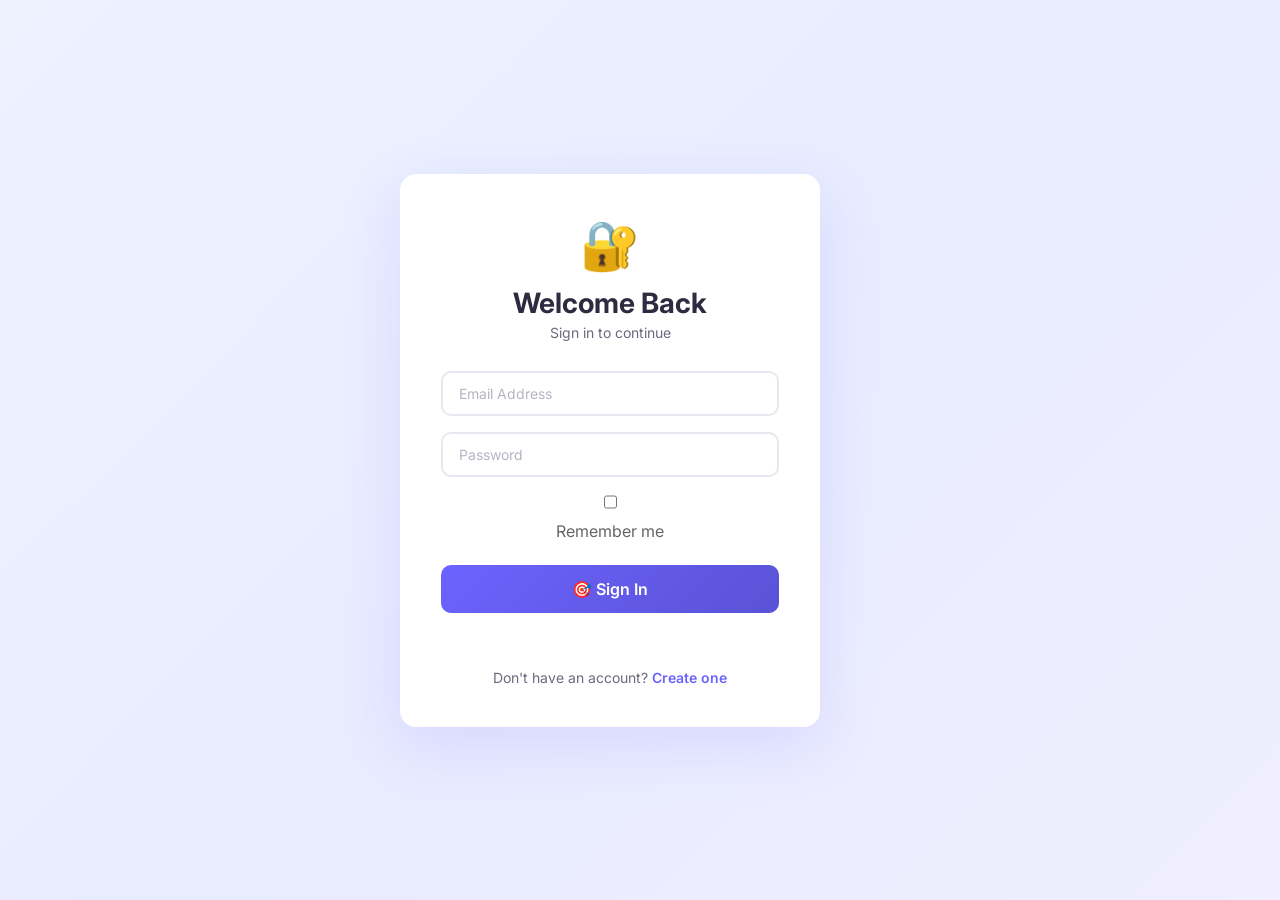
<file: index.html>
<!DOCTYPE html>
<html lang="fr">
<head>
  <meta charset="UTF-8">
  <meta name="viewport" content="width=device-width, initial-scale=1.0, maximum-scale=1.0, user-scalable=yes">
  <title>Dashboard</title>
  <link rel="stylesheet" href="css/style.css">
  <link rel="stylesheet" href="css/dashboard.css">
  <link href="https://fonts.googleapis.com/css2?family=Inter:wght@300;400;500;600;700&display=swap" rel="stylesheet">
  <link rel="stylesheet" href="https://cdnjs.cloudflare.com/ajax/libs/font-awesome/6.5.0/css/all.min.css">
</head>
<body>

  <!-- Mobile Menu Overlay -->
  <div class="mobile-overlay" id="mobileOverlay"></div>

  <header class="dash-header">
    <div class="dash-header-left">
      <button class="mobile-menu-toggle" id="mobileMenuToggle" aria-label="Toggle menu">
        <i class="fas fa-bars"></i>
      </button>
      <span class="dash-logo">🎯</span>
      <h1>Dashboard</h1>
    </div>
    <div class="dash-header-right">
      <div id="userInfo" class="dash-user-badge">
        <img src="https://i.pravatar.cc/150" alt="User" id="userAvatar">
        <span id="userName">Loading...</span>
      </div>
      <button id="logoutBtn" class="dash-logout" aria-label="Logout">
        <i class="fas fa-sign-out-alt"></i>
      </button>
    </div>
  </header>

  <nav id="navBar" class="dash-nav">
    <!-- Navigation will be injected here -->
  </nav>

  <main id="content" class="dash-content">
    <div class="loading-spinner">
      <i class="fas fa-spinner fa-spin"></i> Loading...
    </div>
  </main>

  <!-- Mobile Bottom Navigation -->
  <nav class="mobile-bottom-nav" id="mobileBottomNav">
    <!-- Will be injected by JS -->
  </nav>

  <footer class="dash-footer">
    <p>📍 Rabat, Maroc</p>
    <div class="dash-footer-links">
      <a href="#"><i class="fab fa-facebook"></i></a>
      <a href="#"><i class="fab fa-instagram"></i></a>
      <a href="#"><i class="fab fa-linkedin"></i></a>
    </div>
    <p style="margin-top:0.5rem;font-size:0.8rem;">&copy; 2024 - Tous droits réservés</p>
  </footer>

  <script src="js/layout.js"></script>
</body>
</html>
</file>
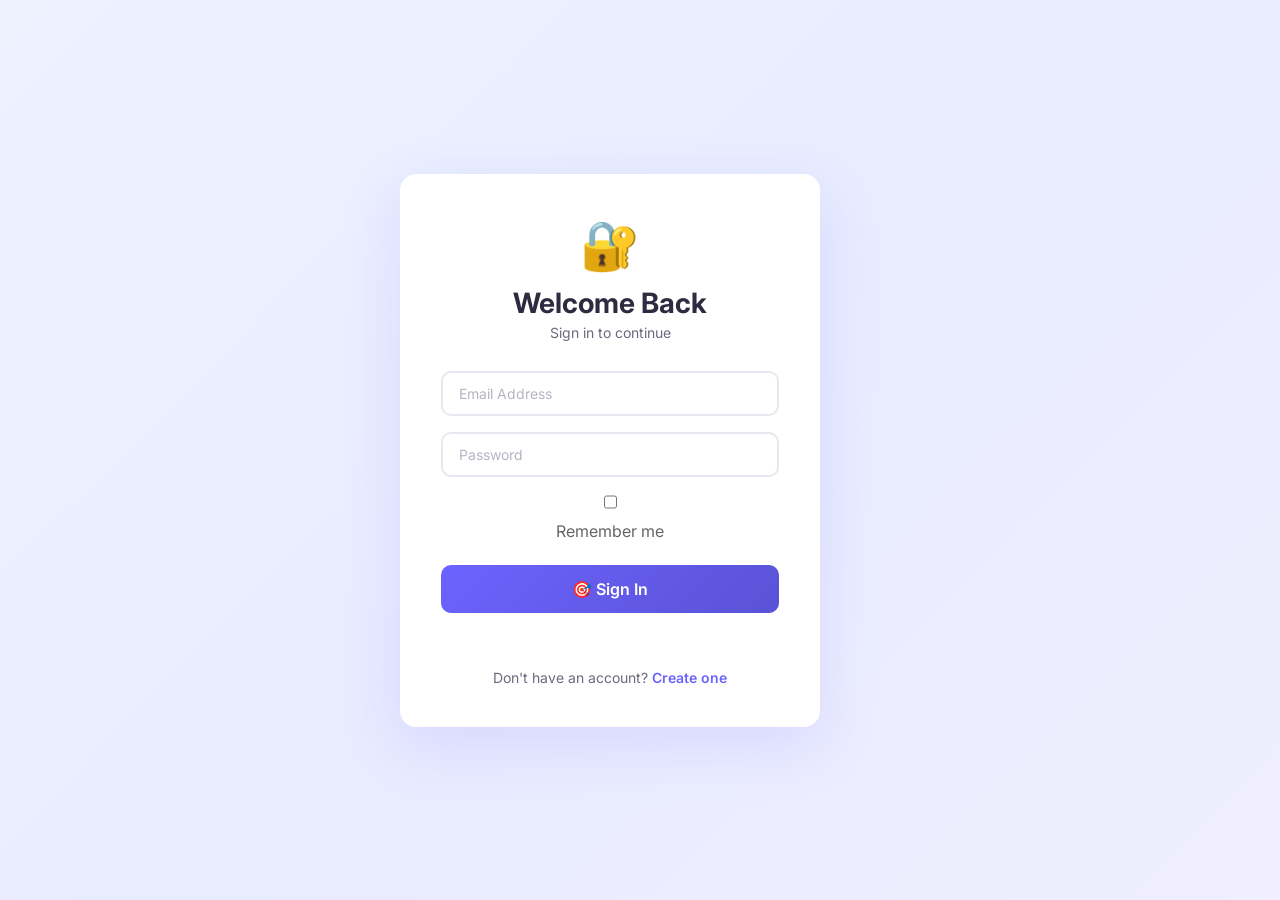
<file: login.html>
<!DOCTYPE html>
<html lang="en">
<head>
  <meta charset="UTF-8">
  <meta name="viewport" content="width=device-width, initial-scale=1.0">
  <title>Welcome Back</title>
  <link rel="stylesheet" href="css/style.css">
  <link href="https://fonts.googleapis.com/css2?family=Inter:wght@300;400;500;600;700&display=swap" rel="stylesheet">
</head>
<body>

<div class="auth-container">
  <div class="auth-card login-card">
    <div class="auth-header">
      <div class="auth-logo">🔐</div>
      <h2>Welcome Back</h2>
      <p>Sign in to continue</p>
    </div>

    <form id="loginForm" class="auth-form">
      <div class="form-group full-width">
        <input type="email" id="email" placeholder="Email Address" class="auth-input" required>
      </div>

      <div class="form-group full-width">
        <input type="password" id="password" placeholder="Password" class="auth-input" required>
      </div>

      <div class="form-group full-width" style="display:flex;align-items:center;gap:10px;">
        <input type="checkbox" id="remember" style="width:auto;height:18px;cursor:pointer;">
        <label for="remember" style="cursor:pointer;color:#666;">Remember me</label>
      </div>

      <button type="submit" id="loginBtn" class="auth-btn">🎯 Sign In</button>

      <ul id="errorList" class="error-list"></ul>

      <p class="auth-footer">
        Don't have an account? <a href="register.html">Create one</a>
      </p>
    </form>
  </div>
</div>

<script src="js/auth.js"></script>
</body>
</html>
</file>
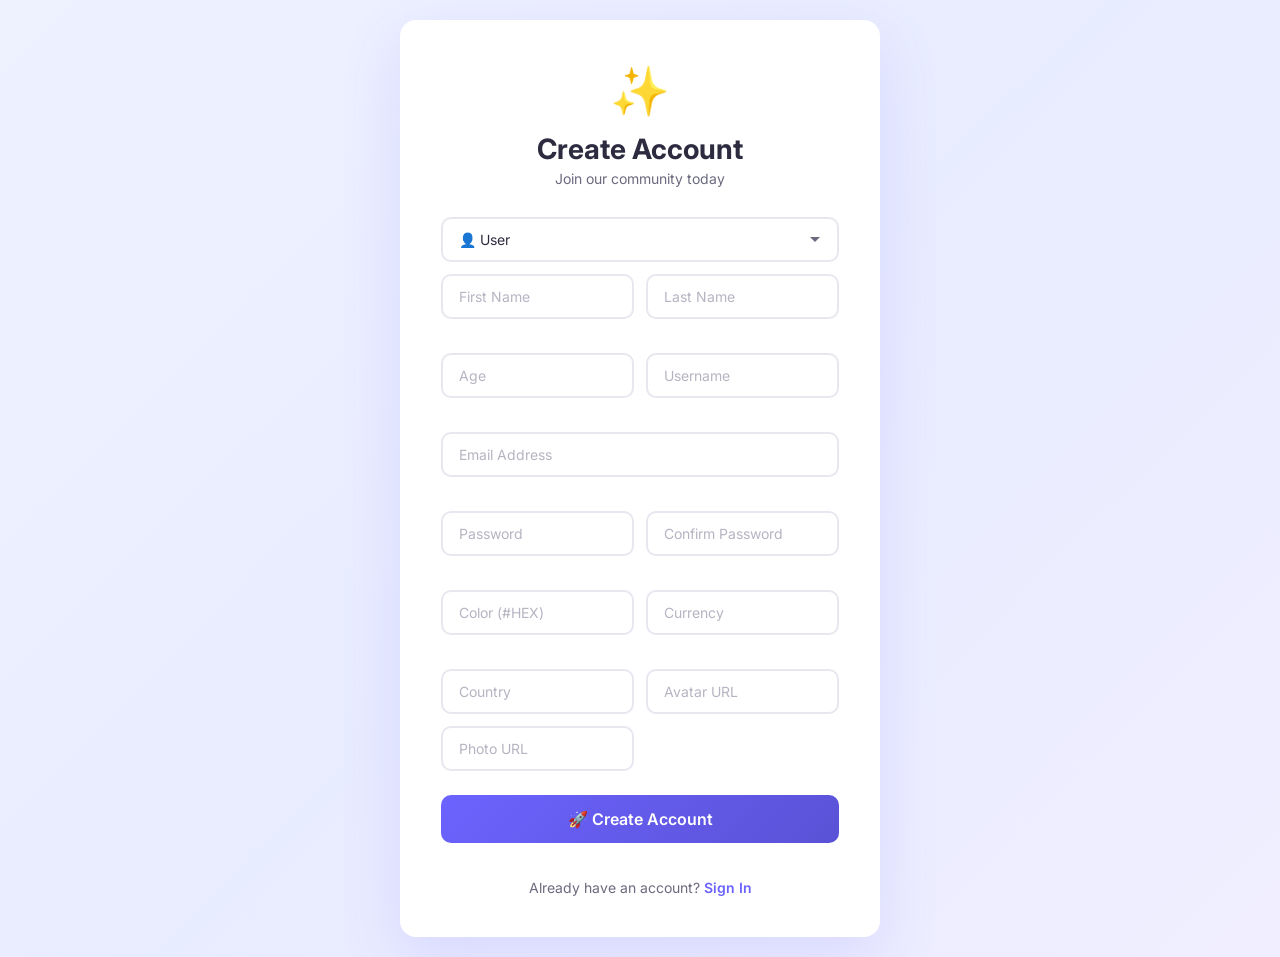
<file: register.html>
<!DOCTYPE html>
<html lang="en">
<head>
  <meta charset="UTF-8">
  <meta name="viewport" content="width=device-width, initial-scale=1.0">
  <title>Create Account</title>
  <link rel="stylesheet" href="css/style.css">
  <link href="https://fonts.googleapis.com/css2?family=Inter:wght@300;400;500;600;700&display=swap" rel="stylesheet">
</head>
<body>

<div class="auth-container">
  <div class="auth-card">
    <div class="auth-header">
      <div class="auth-logo">✨</div>
      <h2>Create Account</h2>
      <p>Join our community today</p>
    </div>

    <form id="registerForm" class="auth-form">
      <div class="form-grid">
        <div class="form-group full-width">
          <select id="admin" class="auth-select">
            <option value="false">👤 User</option>
            <option value="true">🛡️ Admin</option>
          </select>
        </div>

        <div class="form-group">
          <input type="text" id="nom" placeholder="First Name" class="auth-input">
          <small id="nomError" class="error-text"></small>
        </div>

        <div class="form-group">
          <input type="text" id="prenom" placeholder="Last Name" class="auth-input">
        </div>

        <div class="form-group">
          <input type="text" id="age" placeholder="Age" class="auth-input">
          <small id="ageError" class="error-text"></small>
        </div>

        <div class="form-group">
          <input type="text" id="pseudo" placeholder="Username" class="auth-input">
          <small id="pseudoError" class="error-text"></small>
        </div>

        <div class="form-group full-width">
          <input type="email" id="email" placeholder="Email Address" class="auth-input">
          <small id="emailError" class="error-text"></small>
        </div>

        <div class="form-group">
          <input type="password" id="MotDePasse" placeholder="Password" class="auth-input">
          <small id="passError" class="error-text"></small>
        </div>

        <div class="form-group">
          <input type="password" id="MotDePasseConfirmation" placeholder="Confirm Password" class="auth-input">
          <small id="confirmPassError" class="error-text"></small>
        </div>

        <div class="form-group">
          <input type="text" id="couleur" placeholder="Color (#HEX)" class="auth-input">
          <small id="colorError" class="error-text"></small>
        </div>

        <div class="form-group">
          <input type="text" id="Devise" placeholder="Currency" class="auth-input">
        </div>

        <div class="form-group">
          <input type="text" id="Pays" placeholder="Country" class="auth-input">
        </div>

        <div class="form-group">
          <input type="text" id="avatar" placeholder="Avatar URL" class="auth-input">
        </div>

        <div class="form-group">
          <input type="text" id="photo" placeholder="Photo URL" class="auth-input">
        </div>
      </div>

      <button type="submit" class="auth-btn">🚀 Create Account</button>

      <p class="auth-footer">
        Already have an account? <a href="login.html">Sign In</a>
      </p>
    </form>
  </div>
</div>

<script src="js/register.js"></script>
</body>
</html>
</file>
<file: css/style.css>
/* ========================================
   🎨 GLOBAL STYLES & AUTH PAGES
   ======================================== */

:root {
  --primary: #6C63FF;
  --primary-dark: #5A52D5;
  --primary-light: #8B83FF;
  --secondary: #FF6584;
  --accent: #00D4AA;
  --dark: #2D2B3F;
  --gray: #6B6A7E;
  --light: #F8F7FC;
  --white: #FFFFFF;
  --shadow: 0 20px 60px rgba(108, 99, 255, 0.15);
  --radius: 16px;
  --transition: all 0.3s cubic-bezier(0.4, 0, 0.2, 1);
}

* {
  margin: 0;
  padding: 0;
  box-sizing: border-box;
}

body {
  font-family: 'Inter', -apple-system, sans-serif;
  background: linear-gradient(135deg, #EEF2FF 0%, #E8ECFF 50%, #F0EEFF 100%);
  min-height: 100vh;
  display: flex;
  justify-content: center;
  align-items: center;
  color: var(--dark);
  padding: 20px;
}

/* ===== AUTH CONTAINERS ===== */
.auth-container {
  width: 100%;
  max-width: 480px;
  margin: 0 auto;
  animation: fadeUp 0.6s ease;
}

.auth-card {
  background: var(--white);
  padding: 40px;
  border-radius: var(--radius);
  box-shadow: var(--shadow);
  backdrop-filter: blur(10px);
  border: 1px solid rgba(255,255,255,0.5);
}

.login-card {
  max-width: 420px;
}

.auth-header {
  text-align: center;
  margin-bottom: 30px;
}

.auth-logo {
  font-size: 48px;
  display: block;
  margin-bottom: 12px;
}

.auth-header h2 {
  font-size: 28px;
  font-weight: 700;
  color: var(--dark);
}

.auth-header p {
  color: var(--gray);
  font-size: 14px;
  margin-top: 4px;
}

/* ===== FORM STYLES ===== */
.auth-form {
  display: flex;
  flex-direction: column;
  gap: 16px;
}

.form-grid {
  display: grid;
  grid-template-columns: 1fr 1fr;
  gap: 12px;
}

.form-group {
  display: flex;
  flex-direction: column;
  gap: 4px;
}

.form-group.full-width {
  grid-column: 1 / -1;
}

.auth-input,
.auth-select {
  width: 100%;
  padding: 12px 16px;
  border: 2px solid #E8E7F0;
  border-radius: 10px;
  font-size: 14px;
  font-family: 'Inter', sans-serif;
  transition: var(--transition);
  background: var(--white);
  color: var(--dark);
}

.auth-input:focus,
.auth-select:focus {
  outline: none;
  border-color: var(--primary);
  box-shadow: 0 0 0 4px rgba(108, 99, 255, 0.1);
  transform: translateY(-1px);
}

.auth-input::placeholder {
  color: #B5B4C2;
}

.auth-select {
  cursor: pointer;
  appearance: none;
  background-image: url("data:image/svg+xml,%3Csvg xmlns='http://www.w3.org/2000/svg' width='12' height='12' viewBox='0 0 12 12'%3E%3Cpath fill='%236B6A7E' d='M6 8L1 3h10z'/%3E%3C/svg%3E");
  background-repeat: no-repeat;
  background-position: right 16px center;
}

.error-text {
  color: #FF4757;
  font-size: 12px;
  min-height: 18px;
  display: block;
}

.error-list {
  color: #FF4757;
  font-size: 13px;
  padding: 0;
  margin: 4px 0 0 0;
  list-style: none;
}

/* ===== BUTTONS ===== */
.auth-btn {
  width: 100%;
  padding: 14px;
  background: linear-gradient(135deg, var(--primary), var(--primary-dark));
  color: white;
  border: none;
  border-radius: 10px;
  font-size: 16px;
  font-weight: 600;
  cursor: pointer;
  transition: var(--transition);
  margin-top: 8px;
  font-family: 'Inter', sans-serif;
}

.auth-btn:hover {
  transform: translateY(-2px);
  box-shadow: 0 10px 30px rgba(108, 99, 255, 0.3);
}

.auth-btn:active {
  transform: translateY(0);
}

/* ===== FOOTER LINKS ===== */
.auth-footer {
  text-align: center;
  margin-top: 20px;
  font-size: 14px;
  color: var(--gray);
}

.auth-footer a {
  color: var(--primary);
  text-decoration: none;
  font-weight: 600;
  transition: var(--transition);
}

.auth-footer a:hover {
  color: var(--primary-dark);
  text-decoration: underline;
}

/* ===== ANIMATIONS ===== */
@keyframes fadeUp {
  from {
    opacity: 0;
    transform: translateY(30px);
  }
  to {
    opacity: 1;
    transform: translateY(0);
  }
}

/* ===== RESPONSIVE ===== */
@media (max-width: 520px) {
  .auth-card {
    padding: 28px 20px;
  }
  
  .form-grid {
    grid-template-columns: 1fr;
  }
  
  .auth-header h2 {
    font-size: 24px;
  }
}
</file>
<file: css/dashboard.css>
/* ========================================
   🎨 DASHBOARD STYLES - Enhanced Mobile-First
   ======================================== */

:root {
  --dash-primary: #6C63FF;
  --dash-primary-dark: #5A52D5;
  --dash-primary-light: #8B83FF;
  --dash-bg: #F5F6FA;
  --dash-card: #FFFFFF;
  --dash-shadow: 0 4px 20px rgba(0,0,0,0.06);
  --dash-shadow-hover: 0 8px 30px rgba(0,0,0,0.12);
  --dash-radius: 12px;
  --dash-radius-sm: 8px;
  --dash-transition: 0.3s cubic-bezier(0.4, 0, 0.2, 1);
  --dash-nav-height: 60px;
  --dash-header-height: 64px;
}

* {
  box-sizing: border-box;
}

body {
  background: var(--dash-bg);
  display: block;
  padding: 0;
  min-height: 100vh;
  margin: 0;
  font-family: 'Inter', -apple-system, BlinkMacSystemFont, sans-serif;
  -webkit-font-smoothing: antialiased;
  -moz-osx-font-smoothing: grayscale;
  padding-bottom: 80px; /* Space for mobile bottom nav */
}

/* ===== HEADER ===== */
.dash-header {
  background: var(--white);
  padding: 12px 16px;
  display: flex;
  justify-content: space-between;
  align-items: center;
  box-shadow: var(--dash-shadow);
  position: sticky;
  top: 0;
  z-index: 100;
  border-bottom: 1px solid #EAEAEF;
  min-height: var(--dash-header-height);
  gap: 8px;
}

.dash-header-left {
  display: flex;
  align-items: center;
  gap: 10px;
  flex: 1;
  min-width: 0;
}

.mobile-menu-toggle {
  display: none;
  background: none;
  border: none;
  font-size: 20px;
  color: var(--dark);
  cursor: pointer;
  padding: 4px 8px;
  border-radius: var(--dash-radius-sm);
  transition: var(--dash-transition);
}

.mobile-menu-toggle:hover {
  background: var(--dash-bg);
}

.dash-logo {
  font-size: 24px;
  line-height: 1;
}

.dash-header-left h1 {
  font-size: 18px;
  font-weight: 700;
  color: var(--dark);
  margin: 0;
  white-space: nowrap;
}

.dash-header-right {
  display: flex;
  align-items: center;
  gap: 8px;
  flex-shrink: 0;
}

.dash-user-badge {
  display: flex;
  align-items: center;
  gap: 8px;
  padding: 4px 10px 4px 4px;
  background: var(--dash-bg);
  border-radius: 50px;
  cursor: pointer;
  transition: var(--dash-transition);
  border: 2px solid transparent;
}

.dash-user-badge:hover {
  background: #EAEAEF;
  border-color: var(--dash-primary-light);
}

.dash-user-badge img {
  width: 28px;
  height: 28px;
  border-radius: 50%;
  object-fit: cover;
  border: 2px solid var(--dash-primary);
}

.dash-user-badge span {
  font-size: 13px;
  font-weight: 500;
  color: var(--dark);
  white-space: nowrap;
}

.dash-logout {
  background: none;
  border: none;
  font-size: 18px;
  cursor: pointer;
  padding: 6px 10px;
  border-radius: var(--dash-radius-sm);
  transition: var(--dash-transition);
  color: var(--gray);
}

.dash-logout:hover {
  background: #FEE2E2;
  color: #EF4444;
}

/* ===== NAVIGATION ===== */
.dash-nav {
  background: var(--white);
  padding: 8px 12px;
  display: flex;
  gap: 4px;
  flex-wrap: nowrap;
  overflow-x: auto;
  border-bottom: 1px solid #EAEAEF;
  box-shadow: var(--dash-shadow);
  -webkit-overflow-scrolling: touch;
  scrollbar-width: none;
}

.dash-nav::-webkit-scrollbar {
  display: none;
}

.dash-nav .nav-btn {
  padding: 8px 16px;
  border: none;
  border-radius: var(--dash-radius-sm);
  background: transparent;
  font-size: 13px;
  font-weight: 500;
  cursor: pointer;
  transition: var(--dash-transition);
  color: var(--gray);
  font-family: 'Inter', sans-serif;
  white-space: nowrap;
  flex-shrink: 0;
}

.dash-nav .nav-btn:hover {
  background: #F0EEFF;
  color: var(--dash-primary);
}

.dash-nav .nav-btn.active {
  background: var(--dash-primary);
  color: white;
  box-shadow: 0 2px 8px rgba(108, 99, 255, 0.3);
}

/* ===== MOBILE OVERLAY ===== */
.mobile-overlay {
  display: none;
  position: fixed;
  top: 0;
  left: 0;
  right: 0;
  bottom: 0;
  background: rgba(0, 0, 0, 0.4);
  z-index: 99;
  opacity: 0;
  transition: opacity 0.3s ease;
}

.mobile-overlay.active {
  opacity: 1;
}

/* ===== MOBILE BOTTOM NAV ===== */
.mobile-bottom-nav {
  display: none;
  position: fixed;
  bottom: 0;
  left: 0;
  right: 0;
  background: var(--white);
  border-top: 1px solid #EAEAEF;
  padding: 6px 8px;
  z-index: 100;
  box-shadow: 0 -4px 20px rgba(0, 0, 0, 0.06);
  justify-content: space-around;
  align-items: center;
  min-height: 64px;
}

.mobile-bottom-nav .nav-btn {
  display: flex;
  flex-direction: column;
  align-items: center;
  gap: 2px;
  background: none;
  border: none;
  padding: 4px 12px;
  font-size: 10px;
  color: var(--gray);
  cursor: pointer;
  transition: var(--dash-transition);
  font-family: 'Inter', sans-serif;
  border-radius: var(--dash-radius-sm);
  min-width: 56px;
}

.mobile-bottom-nav .nav-btn i {
  font-size: 18px;
}

.mobile-bottom-nav .nav-btn.active {
  color: var(--dash-primary);
  background: #F0EEFF;
}

.mobile-bottom-nav .nav-btn:hover {
  color: var(--dash-primary);
}

/* ===== CONTENT ===== */
.dash-content {
  padding: 16px;
  max-width: 1400px;
  margin: 0 auto;
  animation: fadeIn 0.4s ease;
  min-height: calc(100vh - var(--dash-header-height) - var(--dash-nav-height) - 80px);
}

@keyframes fadeIn {
  from { opacity: 0; transform: translateY(10px); }
  to { opacity: 1; transform: translateY(0); }
}

@keyframes slideUp {
  from { opacity: 0; transform: translateY(20px); }
  to { opacity: 1; transform: translateY(0); }
}

.loading-spinner {
  text-align: center;
  padding: 60px 20px;
  font-size: 16px;
  color: var(--gray);
}

.loading-spinner i {
  font-size: 32px;
  color: var(--dash-primary);
  margin-right: 12px;
}

/* ===== CARDS ===== */
.dash-card {
  background: var(--white);
  border-radius: var(--dash-radius);
  padding: 20px;
  box-shadow: var(--dash-shadow);
  transition: var(--dash-transition);
  animation: slideUp 0.4s ease;
  margin-bottom: 16px;
}

.dash-card:hover {
  transform: translateY(-2px);
  box-shadow: var(--dash-shadow-hover);
}

/* ===== TABLES ===== */
.dash-table-wrapper {
  overflow-x: auto;
  background: var(--white);
  border-radius: var(--dash-radius);
  box-shadow: var(--dash-shadow);
  -webkit-overflow-scrolling: touch;
}

.dash-table {
  width: 100%;
  border-collapse: collapse;
  font-size: 13px;
  min-width: 600px;
}

.dash-table thead {
  background: var(--dash-bg);
}

.dash-table th {
  padding: 12px 16px;
  text-align: left;
  font-weight: 600;
  color: var(--gray);
  font-size: 11px;
  text-transform: uppercase;
  letter-spacing: 0.5px;
}

.dash-table td {
  padding: 12px 16px;
  border-bottom: 1px solid #EAEAEF;
  vertical-align: middle;
}

.dash-table tbody tr:hover {
  background: #FAFAFF;
}

.dash-table tbody tr:last-child td {
  border-bottom: none;
}

/* ===== BADGES ===== */
.badge {
  display: inline-block;
  padding: 3px 12px;
  border-radius: 50px;
  font-size: 11px;
  font-weight: 600;
  white-space: nowrap;
}

.badge-success {
  background: #D1FAE5;
  color: #065F46;
}

.badge-warning {
  background: #FEF3C7;
  color: #92400E;
}

.badge-danger {
  background: #FEE2E2;
  color: #991B1B;
}

.badge-info {
  background: #DBEAFE;
  color: #1E40AF;
}

/* ===== FORM IN DASHBOARD ===== */
.dash-form-container {
  max-width: 600px;
  margin: 0 auto;
  background: var(--white);
  padding: 24px 20px;
  border-radius: var(--dash-radius);
  box-shadow: var(--dash-shadow);
}

.dash-form-container h2 {
  margin-bottom: 20px;
  font-size: 22px;
}

.dash-form-group {
  margin-bottom: 16px;
}

.dash-form-group label {
  display: block;
  font-weight: 500;
  margin-bottom: 6px;
  font-size: 13px;
  color: var(--dark);
}

.dash-form-group input,
.dash-form-group textarea,
.dash-form-group select {
  width: 100%;
  padding: 10px 14px;
  border: 2px solid #E8E7F0;
  border-radius: var(--dash-radius-sm);
  font-size: 14px;
  font-family: 'Inter', sans-serif;
  transition: var(--dash-transition);
  background: white;
  -webkit-appearance: none;
  appearance: none;
}

.dash-form-group input:focus,
.dash-form-group textarea:focus,
.dash-form-group select:focus {
  outline: none;
  border-color: var(--dash-primary);
  box-shadow: 0 0 0 4px rgba(108, 99, 255, 0.08);
}

.dash-form-group textarea {
  resize: vertical;
  min-height: 80px;
}

.dash-form-group select {
  background-image: url("data:image/svg+xml,%3Csvg xmlns='http://www.w3.org/2000/svg' width='12' height='12' viewBox='0 0 12 12'%3E%3Cpath fill='%236B7280' d='M6 8L1 3h10z'/%3E%3C/svg%3E");
  background-repeat: no-repeat;
  background-position: right 14px center;
  padding-right: 40px;
}

/* ===== BUTTONS ===== */
.dash-btn {
  padding: 10px 20px;
  border: none;
  border-radius: var(--dash-radius-sm);
  font-weight: 600;
  cursor: pointer;
  transition: var(--dash-transition);
  font-size: 14px;
  font-family: 'Inter', sans-serif;
  display: inline-flex;
  align-items: center;
  gap: 6px;
  text-decoration: none;
}

.dash-btn-primary {
  background: var(--dash-primary);
  color: white;
}

.dash-btn-primary:hover {
  background: var(--dash-primary-dark);
  transform: translateY(-1px);
  box-shadow: 0 4px 12px rgba(108, 99, 255, 0.3);
}

.dash-btn-success {
  background: #10B981;
  color: white;
}

.dash-btn-success:hover {
  background: #059669;
}

.dash-btn-danger {
  background: #EF4444;
  color: white;
}

.dash-btn-danger:hover {
  background: #DC2626;
}

.dash-btn-warning {
  background: #F59E0B;
  color: white;
}

.dash-btn-warning:hover {
  background: #D97706;
}

.dash-btn-sm {
  padding: 5px 12px;
  font-size: 12px;
}

.dash-btn:disabled {
  opacity: 0.5;
  cursor: not-allowed;
  transform: none !important;
}

/* ===== FOOTER ===== */
.dash-footer {
  background: var(--dark);
  color: white;
  text-align: center;
  padding: 20px 16px;
  margin-top: 40px;
}

.dash-footer-links {
  display: flex;
  justify-content: center;
  gap: 20px;
  margin: 8px 0;
}

.dash-footer-links a {
  color: #A5A4B8;
  text-decoration: none;
  font-size: 18px;
  transition: var(--dash-transition);
  padding: 4px 8px;
  border-radius: var(--dash-radius-sm);
}

.dash-footer-links a:hover {
  color: white;
  background: rgba(255, 255, 255, 0.1);
}

/* ===== ALERTS ===== */
.alert {
  padding: 12px 16px;
  border-radius: var(--dash-radius-sm);
  margin-bottom: 16px;
  display: none;
  font-weight: 500;
  animation: slideUp 0.3s ease;
}

.alert-success {
  background: #D1FAE5;
  color: #065F46;
  border: 1px solid #A7F3D0;
}

.alert-error {
  background: #FEE2E2;
  color: #991B1B;
  border: 1px solid #FCA5A5;
}

/* ========================================
   📱 RESPONSIVE - Mobile First
   ======================================== */

/* Small phones */
@media (max-width: 480px) {
  .dash-header {
    padding: 10px 12px;
  }

  .dash-header-left h1 {
    font-size: 16px;
  }

  .dash-user-badge span {
    display: none;
  }

  .dash-user-badge {
    padding: 4px;
  }

  .dash-user-badge img {
    width: 32px;
    height: 32px;
  }

  .dash-content {
    padding: 12px;
  }

  .dash-form-container {
    padding: 16px;
  }

  .dash-card {
    padding: 16px;
  }

  .dash-table td,
  .dash-table th {
    padding: 10px 12px;
    font-size: 12px;
  }

  .dash-nav .nav-btn {
    padding: 6px 12px;
    font-size: 12px;
  }

  .mobile-bottom-nav .nav-btn {
    padding: 4px 8px;
    font-size: 9px;
    min-width: 48px;
  }

  .mobile-bottom-nav .nav-btn i {
    font-size: 16px;
  }
}

/* Tablets and medium screens */
@media (min-width: 481px) and (max-width: 768px) {
  .dash-content {
    padding: 20px;
  }

  .dash-form-container {
    padding: 24px;
  }

  .dash-user-badge span {
    font-size: 12px;
  }
}

/* Show mobile bottom nav on small screens */
@media (max-width: 768px) {
  .mobile-bottom-nav {
    display: flex;
  }

  .mobile-menu-toggle {
    display: block;
  }

  /* Hide desktop nav, show mobile overlay version */
  .dash-nav {
    position: fixed;
    top: var(--dash-header-height);
    left: -100%;
    width: 280px;
    height: calc(100vh - var(--dash-header-height));
    flex-direction: column;
    flex-wrap: nowrap;
    overflow-y: auto;
    background: var(--white);
    padding: 16px;
    gap: 4px;
    border-right: 1px solid #EAEAEF;
    transition: left 0.3s cubic-bezier(0.4, 0, 0.2, 1);
    z-index: 100;
    box-shadow: 4px 0 20px rgba(0, 0, 0, 0.08);
    border-bottom: none;
  }

  .dash-nav.open {
    left: 0;
  }

  .dash-nav .nav-btn {
    padding: 12px 16px;
    font-size: 14px;
    width: 100%;
    text-align: left;
    border-radius: var(--dash-radius-sm);
    white-space: normal;
  }

  .dash-nav .nav-btn i {
    margin-right: 10px;
    width: 20px;
    text-align: center;
  }

  .mobile-overlay.active {
    display: block;
  }

  body {
    padding-bottom: 72px;
  }
}

/* Desktop and large screens */
@media (min-width: 769px) {
  .dash-content {
    padding: 32px;
  }

  .dash-header {
    padding: 16px 32px;
  }

  .dash-nav {
    padding: 12px 32px;
  }

  .dash-nav .nav-btn {
    padding: 8px 20px;
    font-size: 14px;
  }

  .dash-form-container {
    padding: 32px;
  }

  .dash-user-badge span {
    font-size: 14px;
  }

  body {
    padding-bottom: 0;
  }
}

/* Extra large screens */
@media (min-width: 1200px) {
  .dash-content {
    padding: 40px;
  }

  .dash-table {
    font-size: 14px;
  }

  .dash-table th,
  .dash-table td {
    padding: 16px 24px;
  }
}

/* Touch-friendly sizes */
@media (pointer: coarse) {
  .dash-btn,
  .dash-nav .nav-btn,
  .mobile-bottom-nav .nav-btn,
  .dash-logout,
  .mobile-menu-toggle {
    min-height: 44px;
    min-width: 44px;
  }

  .dash-btn-sm {
    min-height: 36px;
    min-width: 36px;
  }
}

/* Dark mode support */
@media (prefers-color-scheme: dark) {
  :root {
    --dash-bg: #0F0F1A;
    --dash-card: #1A1A2E;
    --white: #1A1A2E;
    --dark: #EAEAEF;
    --gray: #A5A4B8;
  }

  .dash-header,
  .dash-nav,
  .mobile-bottom-nav {
    background: #1A1A2E;
    border-color: #2A2A3E;
  }

  .dash-form-container {
    background: #1A1A2E;
  }

  .dash-form-group input,
  .dash-form-group textarea,
  .dash-form-group select {
    background: #0F0F1A;
    border-color: #2A2A3E;
    color: #EAEAEF;
  }

  .dash-table thead {
    background: #0F0F1A;
  }

  .dash-table td {
    border-color: #2A2A3E;
  }

  .dash-table tbody tr:hover {
    background: #0F0F1A;
  }

  .dash-user-badge {
    background: #0F0F1A;
  }

  .dash-user-badge:hover {
    background: #2A2A3E;
  }

  .dash-nav .nav-btn:hover {
    background: #2A2A3E;
  }

  .mobile-overlay {
    background: rgba(0, 0, 0, 0.7);
  }

  .dash-card {
    background: #1A1A2E;
  }

  .dash-footer {
    background: #0A0A14;
  }

  .badge-info {
    background: #1E3A5F;
    color: #93C5FD;
  }

  .badge-success {
    background: #064E3B;
    color: #6EE7B7;
  }

  .badge-warning {
    background: #78350F;
    color: #FCD34D;
  }

  .badge-danger {
    background: #7F1D1D;
    color: #FCA5A5;
  }
}
</file>
